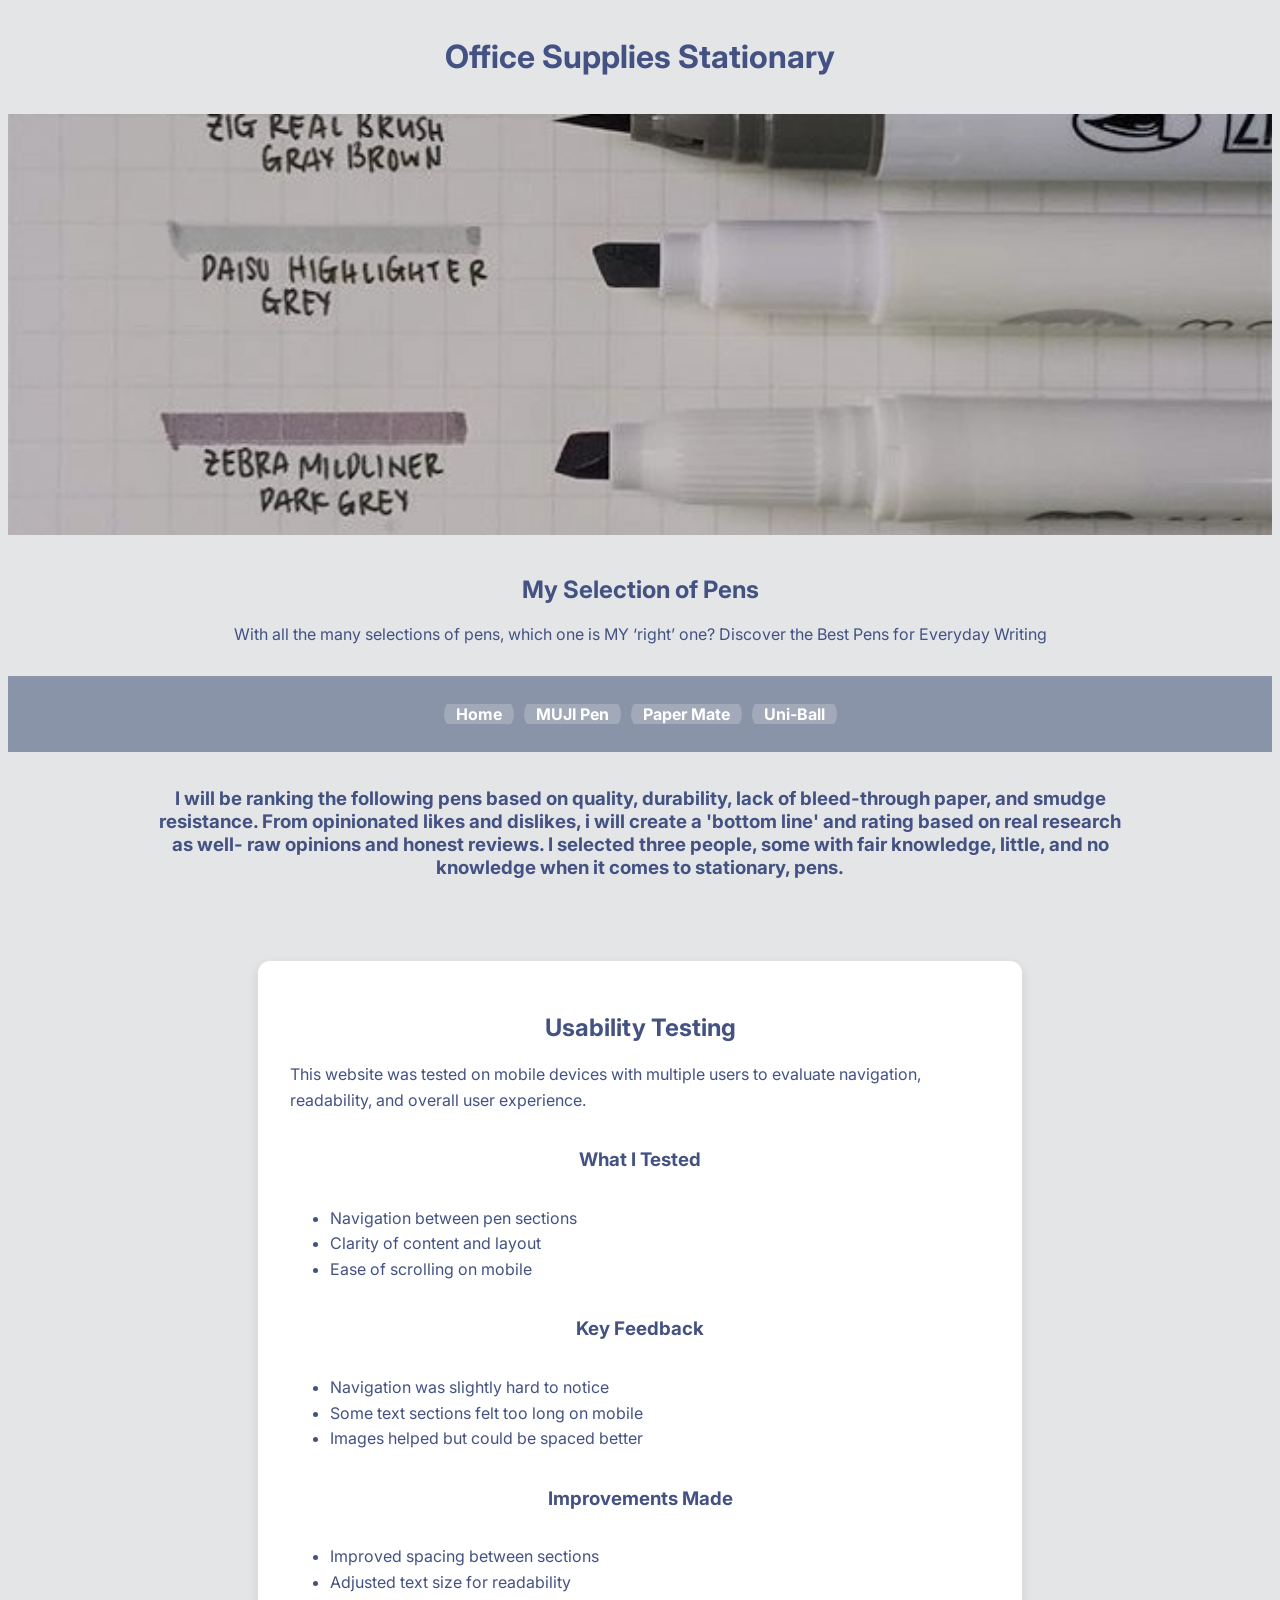
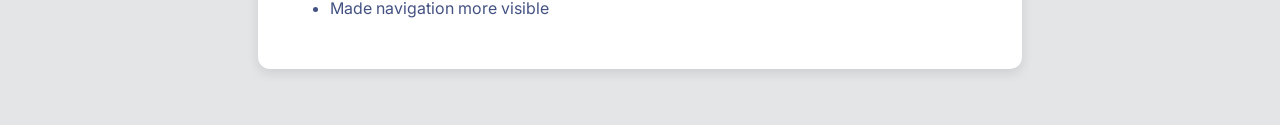
<file: index.html>
<!DOCTYPE html>
<html>
<head>
  <meta charset="UTF-8">
  <meta name="viewport" content="width=device-width, initial-scale=1.0">
  <title>Pen Reviews</title>
  <link rel="stylesheet" type="text/css" href="style.css">
  <link href="https://fonts.googleapis.com/css2?family=Inter:wght@400;600&display=swap" rel="stylesheet">

</head>
<body>

<h1>Office Supplies Stationary</h1>


<section class="hero">
  <img src="herocard.jpg" alt="Pens">
  <div class="hero-text">
    <h2>My Selection of Pens</h2>
    <p>With all the many selections of pens, which one is MY ‘right’ one? Discover the Best Pens for Everyday Writing</p>
  </div>
</section>


<nav class="sub-nav">
  <div class="nav-header">
    <h2>☰</h2> <!-- hamburger icon -->
  </div>

  <ul class="nav-links">
    <li><a href="index.html">Home</a></li>
    <li><a href="muji.html">MUJI Pen</a></li>
    <li><a href="papermate.html">Paper Mate</a></li>
    <li><a href="uniball.html">Uni-Ball</a></li>
  </ul>
</nav>


<main class="container">
  <h3>I will be ranking the following pens based on quality, durability, lack of bleed-through paper, and smudge resistance. From opinionated likes and dislikes, i will create a 'bottom line' and rating based on real research as well- raw opinions and honest reviews. I selected three people, some with fair knowledge, little, and no knowledge when it comes to stationary, pens.</h3>


</main>

<section class="usability">
  <div class="usability-box">
    <h2>Usability Testing</h2>

    <p>This website was tested on mobile devices with multiple users to evaluate navigation, readability, and overall user experience.</p>

    <h3>What I Tested</h3>
    <ul>
      <li>Navigation between pen sections</li>
      <li>Clarity of content and layout</li>
      <li>Ease of scrolling on mobile</li>
    </ul>

    <h3>Key Feedback</h3>
    <ul>
      <li>Navigation was slightly hard to notice</li>
      <li>Some text sections felt too long on mobile</li>
      <li>Images helped but could be spaced better</li>
    </ul>

    <h3>Improvements Made</h3>
    <ul>
      <li>Improved spacing between sections</li>
      <li>Adjusted text size for readability</li>
      <li>Made navigation more visible</li>
    </ul>
  </div>
</section>

<script>
  const menu = document.querySelector(".nav-header");
  const links = document.querySelector(".nav-links");

  menu.addEventListener("click", () => {
    links.classList.toggle("active");
  });
</script>

</body>
</html>
</file>
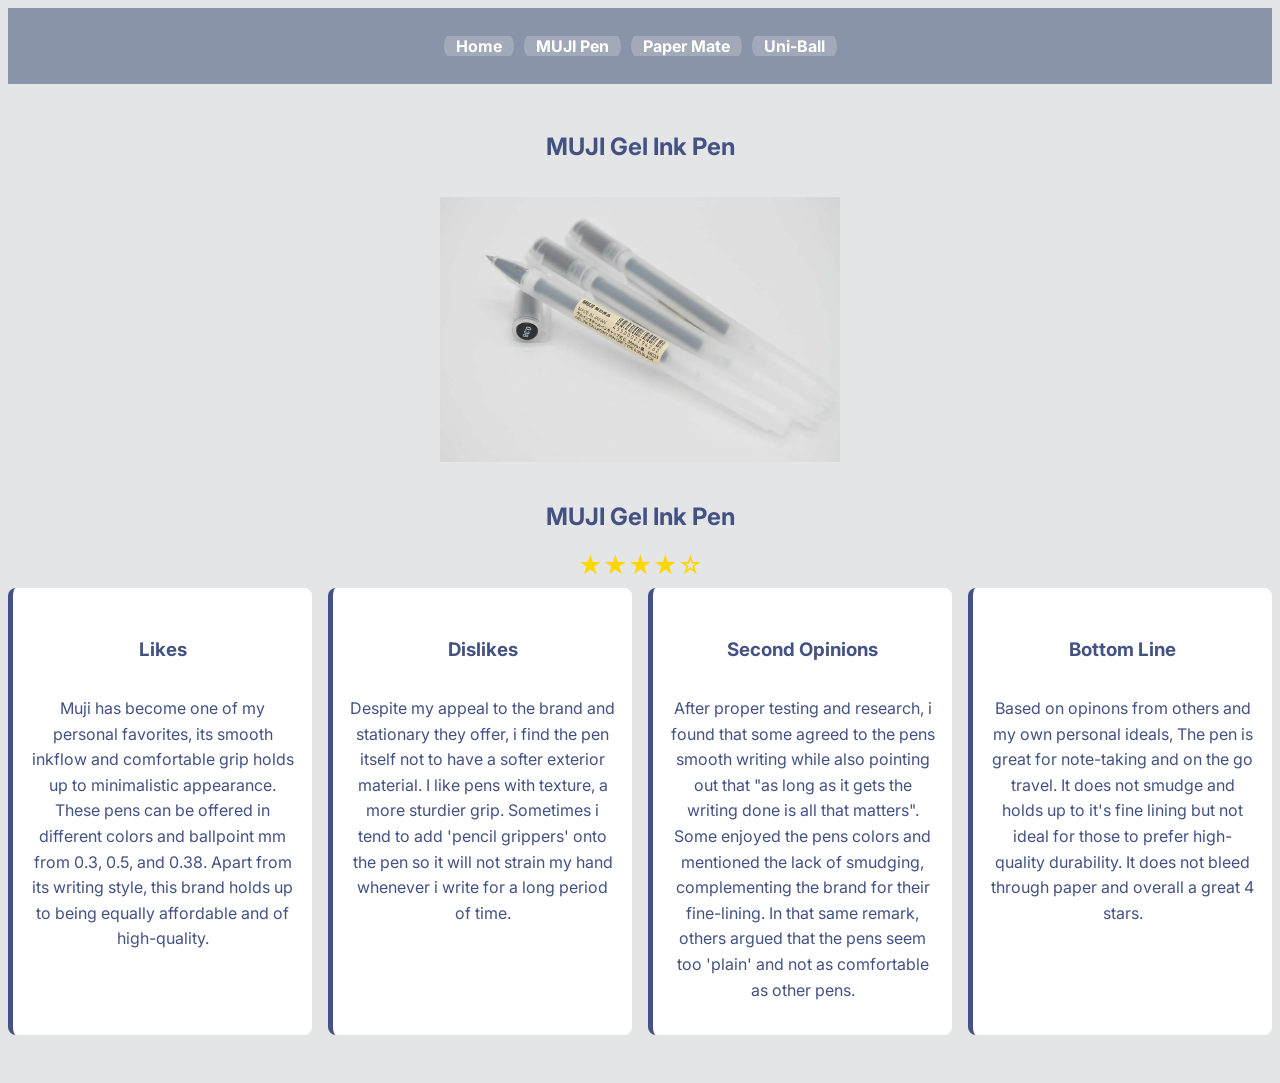
<file: muji.html>
<!DOCTYPE html>
<html>
<head>
  <meta charset="UTF-8">
  <meta name="viewport" content="width=device-width, initial-scale=1.0">
  <title>Pen Reviews</title>
  <link rel="stylesheet" type="text/css" href="style.css">
  <link href="https://fonts.googleapis.com/css2?family=Inter:wght@400;600&display=swap" rel="stylesheet">

</head>
<body>


<nav class="sub-nav">
  <div class="nav-header">
    <h2>☰</h2> <!-- hamburger icon -->
  </div>

  <ul class="nav-links">
    <li><a href="index.html">Home</a></li>
    <li><a href="muji.html">MUJI Pen</a></li>
    <li><a href="papermate.html">Paper Mate</a></li>
    <li><a href="uniball.html">Uni-Ball</a></li>
  </ul>
</nav>

<!-- PEN 1 -->
  <section id="pen1" class="pen-block">
    <h2>MUJI Gel Ink Pen</h2>
    <img src="muji.jpg" alt="muji.jpg">

<h2>MUJI Gel Ink Pen</h2>
<div class="rating">★★★★☆</div>
    <div class="pen-grid">

      <div class="content-section">
        <h3>Likes</h3>
        <p>Muji has become one of my personal favorites, its smooth inkflow and comfortable grip holds up to minimalistic appearance. These pens can be offered in different colors and ballpoint mm from 0.3, 0.5, and 0.38. Apart from its writing style, this brand holds up to being equally affordable and of high-quality.</p>
      </div>

      <div class="content-section">
        <h3>Dislikes</h3>
        <p>Despite my appeal to the brand and stationary they offer, i find the pen itself not to have a softer exterior material. I like pens with texture, a more sturdier grip. Sometimes i tend to add 'pencil grippers' onto the pen so it will not strain my hand whenever i write for a long period of time.</p>
      </div>

      <div class="content-section">
        <h3>Second Opinions</h3>
        <p>After proper testing and research, i found that some agreed to the pens smooth writing while also pointing out that "as long as it gets the writing done is all that matters". Some enjoyed the pens colors and mentioned the lack of smudging, complementing the brand for their fine-lining. In that same remark, others argued that the pens seem too 'plain' and not as comfortable as other pens.</p>
      </div>

      <div class="content-section">
        <h3>Bottom Line</h3>
        <p>Based on opinons from others and my own personal ideals, The pen is great for note-taking and on the go travel. It does not smudge and holds up to it's fine lining but not ideal for those to prefer high-quality durability. It does not bleed through paper and overall a great 4 stars.</p>

      
    </div>
  </section>
</file>
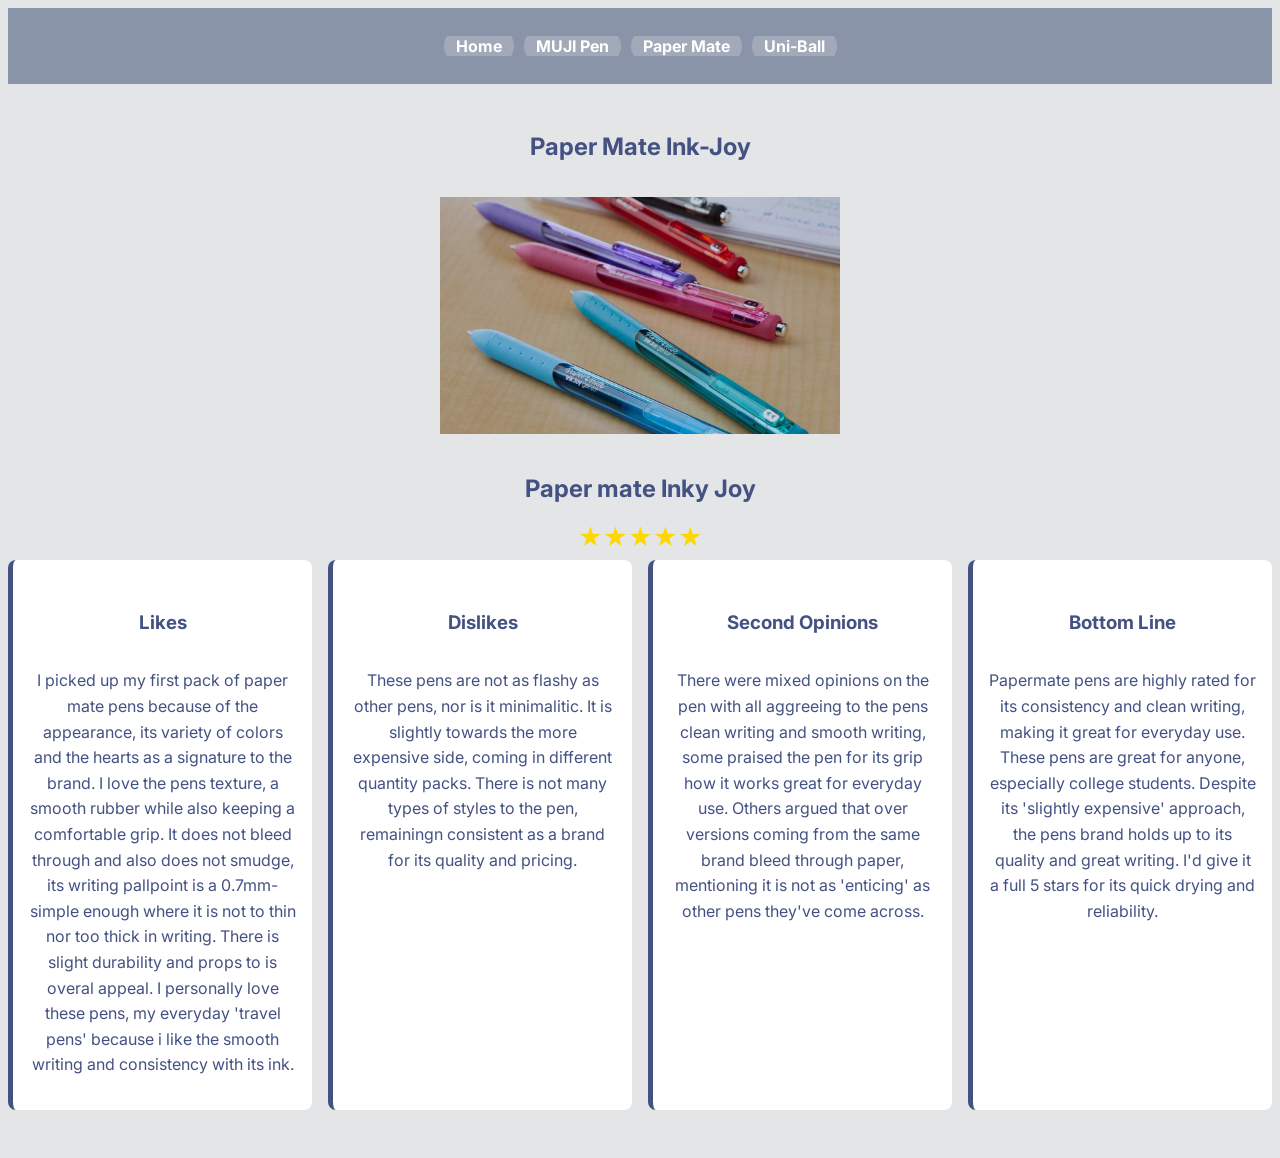
<file: papermate.html>
<!DOCTYPE html>
<html>
<head>
  <meta charset="UTF-8">
  <meta name="viewport" content="width=device-width, initial-scale=1.0">
  <title>Pen Reviews</title>
  <link rel="stylesheet" type="text/css" href="style.css">
  <link href="https://fonts.googleapis.com/css2?family=Inter:wght@400;600&display=swap" rel="stylesheet">

</head>
<body>


<nav class="sub-nav">
  <div class="nav-header">
    <h2>☰</h2> <!-- hamburger icon -->
  </div>

  <ul class="nav-links">
    <li><a href="index.html">Home</a></li>
    <li><a href="muji.html">MUJI Pen</a></li>
    <li><a href="papermate.html">Paper Mate</a></li>
    <li><a href="uniball.html">Uni-Ball</a></li>
  </ul>
</nav>


 <!-- PEN 2 -->
  <section id="pen2" class="pen-block">
    <h2>Paper Mate Ink-Joy</h2>
    <img src="papermate.jpg" alt="papermate">

<h2>Paper mate Inky Joy</h2>
<div class="rating">★★★★★</div>
    <div class="pen-grid">

      <div class="content-section">
        <h3>Likes</h3>
        <p>I picked up my first pack of paper mate pens because of the appearance, its variety of colors and the hearts as a signature to the brand. I love the pens texture, a smooth rubber while also keeping a comfortable grip. It does not bleed through and also does not smudge, its writing pallpoint is a 0.7mm- simple enough where it is not to thin nor too thick in writing. There is slight durability and props to is overal appeal. I personally love these pens, my everyday 'travel pens' because i like the smooth writing and consistency with its ink.</p>
      </div>

      <div class="content-section">
        <h3>Dislikes</h3>
        <p>These pens are not as flashy as other pens, nor is it minimalitic. It is slightly towards the more expensive side, coming in different quantity packs. There is not many types of styles to the pen, remainingn consistent as a brand for its quality and pricing.</p>
      </div>

      <div class="content-section">
        <h3>Second Opinions</h3>
        <p>There were mixed opinions on the pen with all aggreeing to the pens clean writing and smooth writing, some praised the pen for its grip how it works great for everyday use. Others argued that over versions coming from the same brand bleed through paper, mentioning it is not as 'enticing' as other pens they've come across. </p>
      </div>

      <div class="content-section">
        <h3>Bottom Line</h3>
        <p>Papermate pens are highly rated for its consistency and clean writing, making it great for everyday use. These pens are great for anyone, especially college students. Despite its 'slightly expensive' approach, the pens brand holds up to its quality and great writing. I'd give it a full 5 stars for its quick drying and reliability.</p>
      </div>

    </div>
  </section>
</file>
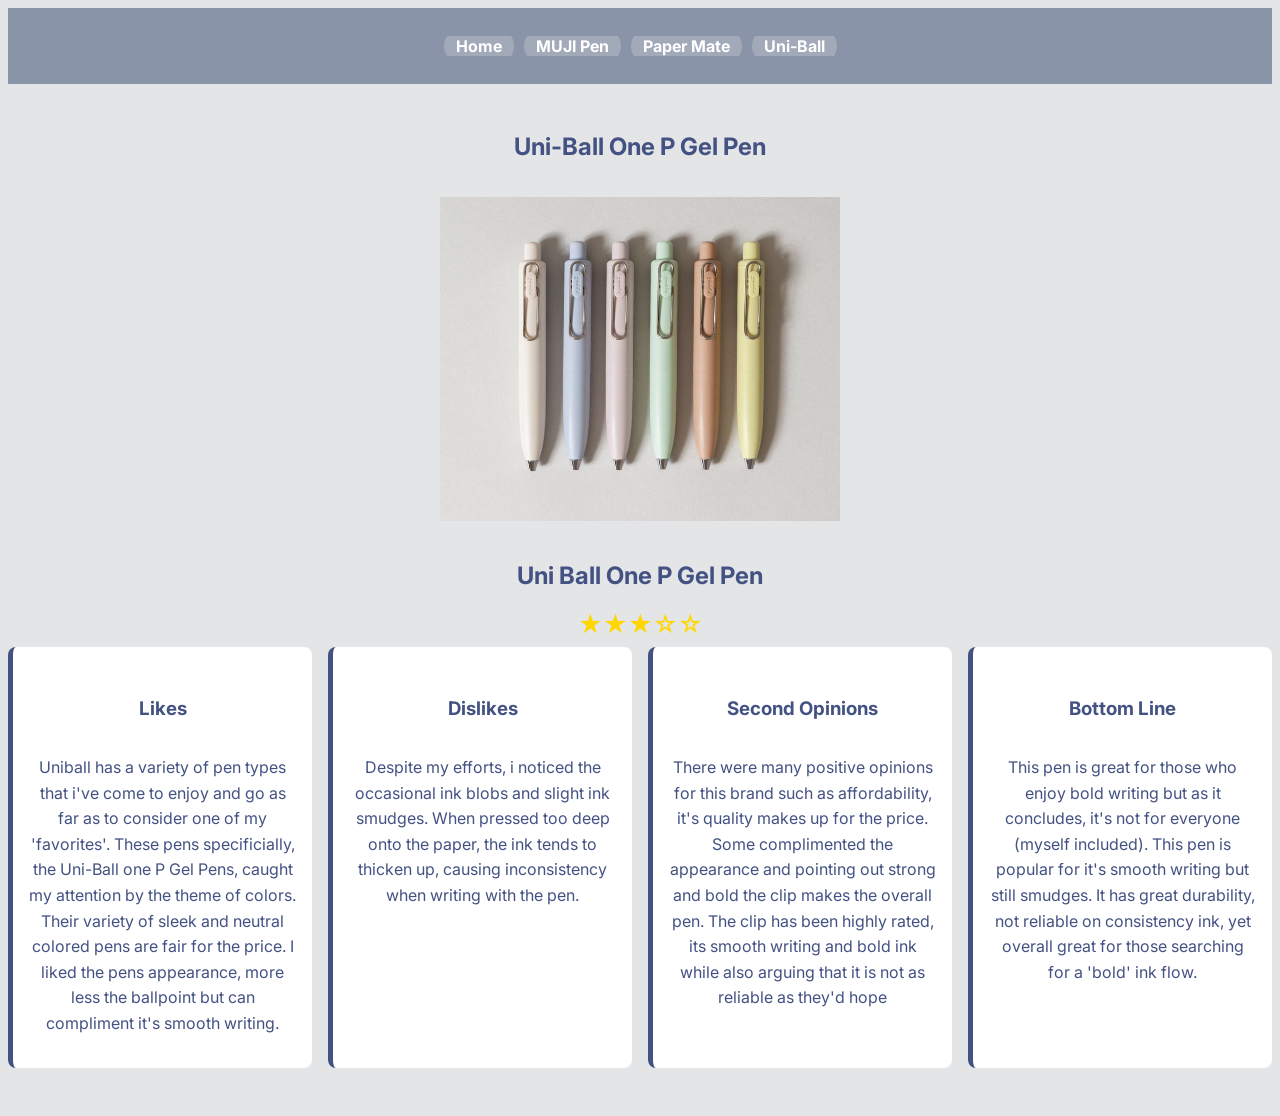
<file: uniball.html>
<!DOCTYPE html>
<html>
<head>
  <meta charset="UTF-8">
  <meta name="viewport" content="width=device-width, initial-scale=1.0">
  <title>Pen Reviews</title>
  <link rel="stylesheet" type="text/css" href="style.css">
  <link href="https://fonts.googleapis.com/css2?family=Inter:wght@400;600&display=swap" rel="stylesheet">

</head>
<body>


<nav class="sub-nav">
  <div class="nav-header">
    <h2>☰</h2> <!-- hamburger icon -->
  </div>

  <ul class="nav-links">
    <li><a href="index.html">Home</a></li>
    <li><a href="muji.html">MUJI Pen</a></li>
    <li><a href="papermate.html">Paper Mate</a></li>
    <li><a href="uniball.html">Uni-Ball</a></li>
  </ul>
</nav>


 <!-- PEN 3 -->
  <section id="pen3" class="pen-block">
    <h2>Uni-Ball One P Gel Pen</h2>
    <img src="uniball.jpg" alt="uniball">

<h2>Uni Ball One P Gel Pen</h2>
<div class="rating">★★★☆☆</div>
    <div class="pen-grid">

      <div class="content-section">
        <h3>Likes</h3>
        <p>Uniball has a variety of pen types that i've come to enjoy and go as far as to consider one of my 'favorites'. These pens specificially, the Uni-Ball one P Gel Pens, caught my attention by the theme of colors. Their variety of sleek and neutral colored pens are fair for the price. I liked the pens appearance, more less the ballpoint but can compliment it's smooth writing.</p>
      </div>

      <div class="content-section">
        <h3>Dislikes</h3>
        <p>Despite my efforts, i noticed the occasional ink blobs and slight ink smudges. When pressed too deep onto the paper, the ink tends to thicken up, causing inconsistency when writing with the pen.</p>
      </div>

      <div class="content-section">
        <h3>Second Opinions</h3>
        <p>There were many positive opinions for this brand such as affordability, it's quality makes up for the price. Some complimented the appearance and pointing out strong and bold the clip makes the overall pen. The clip has been highly rated, its smooth writing and bold ink while also arguing that it is not as reliable as they'd hope</p>
      </div>

      <div class="content-section">
        <h3>Bottom Line</h3>
        <p>This pen is great for those who enjoy bold writing but as it concludes, it's not for everyone (myself included). This pen is popular for it's smooth writing but still smudges. It has great durability, not reliable on consistency ink, yet overall great for those searching for a 'bold' ink flow. </p>
      </div>

    </div>
  </section>
</file>
<file: style.css>
:root {
  --primary: #445283;
  --secondary: #8A94A9;
  --background: #E3E5E7;
  --white: #ffffff;
}

html {
  scroll-behavior: smooth;
}

body {
  font-family: Arial, sans-serif;
  background: var(--background);
  color: var(--primary);
}

/* HEADINGS */
h1, h3 {
  text-align: center;
  padding: 1rem;
}

/* NAVIGATION (MOBILE FIRST - CLEAN) */
.sub-nav {
  position: sticky;
  top: 0;
  background: var(--secondary);
  padding: 0.75rem;
  z-index: 1000;
}

.sub-nav ul {
  display: flex;
  overflow-x: auto;
  gap: 10px;
  list-style: none;
  padding: 0;
}

.sub-nav a {
  color: white;
  text-decoration: none;
  padding: 8px 12px;
  background: rgba(255,255,255,0.2);
  border-radius: 20px;
  white-space: nowrap;
  font-weight: bold;
}

/* CONTAINER */
.container {
  width: 90%;
  margin: auto;
}

/* HERO */
.hero img {
  width: 100%;
  aspect-ratio: 3 / 1;
  object-fit: cover;
}

.hero-text {
  text-align: center;
  padding: 1rem;
}

/* PEN SECTIONS */
.pen-block {
  margin: 3rem 0;
  text-align: center;
}

.pen-block img {
  max-width: 400px;
  margin: 1rem auto;
}

/* CONTENT BOXES */
.content-section {
  background: white;
  padding: 1rem;
  border-left: 5px solid var(--primary);
  border-radius: 8px;
}

.content-section p {
  line-height: 1.6;
}

/* GRID (FIXED BREAKPOINTS) */
.pen-grid {
  display: flex;
  flex-direction: column;
  gap: 1rem;
}

@media (min-width: 768px) {
  .pen-grid {
    display: grid;
    grid-template-columns: repeat(2, 1fr);
  }
}

@media (min-width: 1024px) {
  .pen-grid {
    grid-template-columns: repeat(4, 1fr);
  }

  .container {
    width: 80%;
  }
}
.nav-links {
  display: none;
  flex-direction: column;
  gap: 1rem;
}

.nav-links.active {
  display: flex;
}

.nav-header {
  font-size: 2rem;
  cursor: pointer;
}

/* Desktop */
@media (min-width: 768px) {
  .nav-header {
    display: none;
  }

  .nav-links {
    display: flex;
    flex-direction: row;
    justify-content: center;
  }
}

h3 {
  text-align: center;
}

body {
  font-family: 'Inter', sans-serif;
}

.rating {
  font-size: 1.5rem;
  color: gold;
  margin: 0.5rem 0;
}

.usability {
  display: flex;
  justify-content: center;
  padding: 3rem 1rem;
}

.usability-box {
  background: white;
  max-width: 700px;
  width: 100%;
  padding: 2rem;
  border-radius: 12px;
  box-shadow: 0 4px 12px rgba(0,0,0,0.1);
}

/* Keep text readable */
.usability-box h2,
.usability-box h3 {
  text-align: center;
}

.usability-box p,
.usability-box li {
  text-align: left;
  line-height: 1.6;
}

.nav-links {
  display: none;
}

.nav-links.active {
  display: flex;
}
</file>
